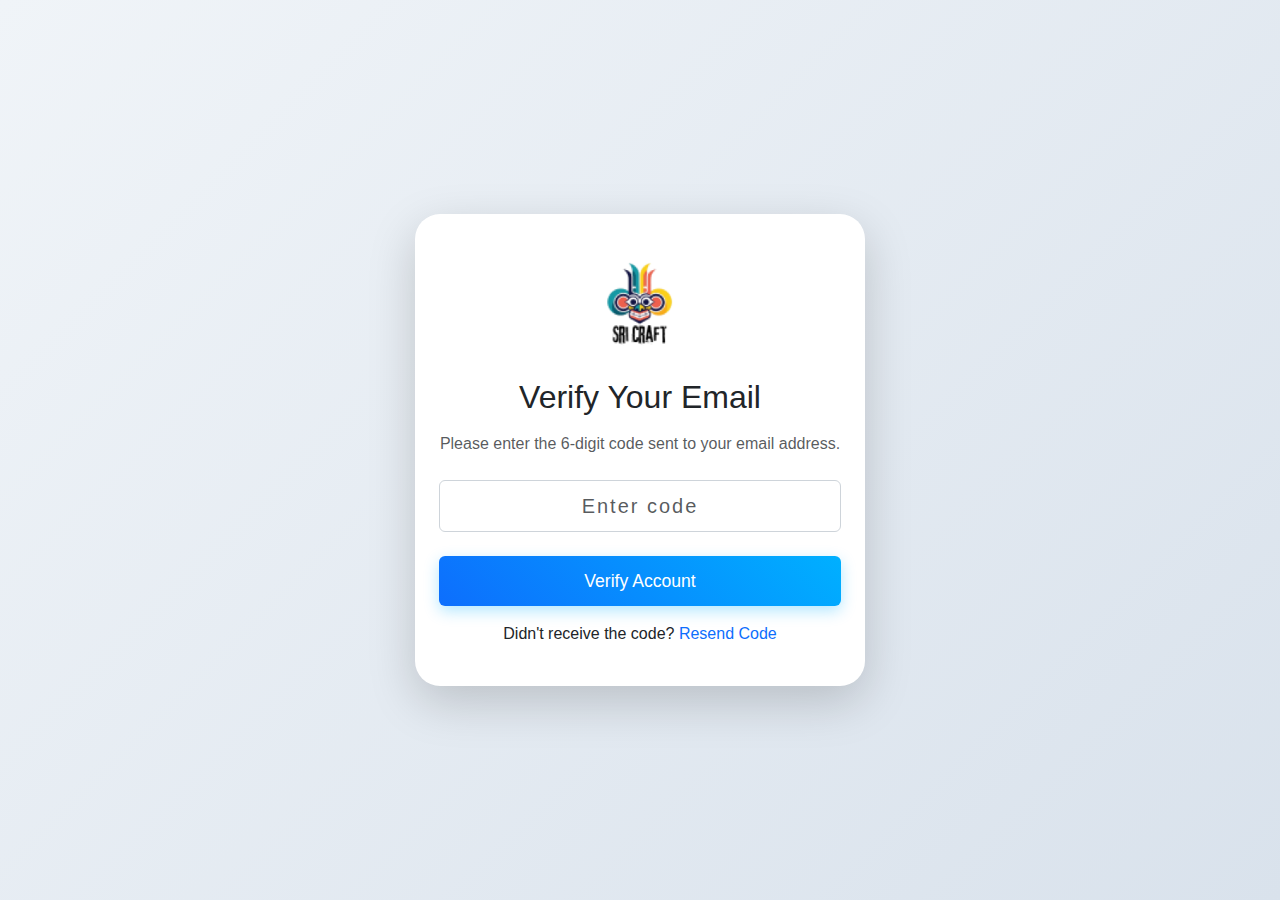
<file: web/emailVerification.html>
<!DOCTYPE html>
<html lang="en">
    <head>
        <meta charset="UTF-8">
        <meta name="viewport" content="width=device-width, initial-scale=1.0">
        <title>Email Verification</title>
        <!-- Bootstrap CSS -->
        <link href="https://cdn.jsdelivr.net/npm/bootstrap@5.3.3/dist/css/bootstrap.min.css" rel="stylesheet">
        <!-- Custom CSS embedded here -->
        <style>
            body {
                /* Trendy gradient background */
                background: linear-gradient(135deg, #f0f4f8, #d9e2ec);
                font-family: "Inter", sans-serif; /* Use Inter font */
                min-height: 100vh; /* Ensure body takes full viewport height */
                display: flex; /* Use flexbox for centering */
                justify-content: center; /* Center horizontally */
                align-items: center; /* Center vertically */
                padding: 15px; /* Add some padding on smaller screens */
            }

            .card {
                border-radius: 25px; /* More rounded corners for a trendier look */
                box-shadow: 0 10px 30px rgba(0, 0, 0, 0.15); /* Softer, larger shadow */
                border: none; /* Remove default card border */
                background-color: #ffffff; /* Ensure white background for card */
                max-width: 450px; /* Max width for this card, slightly smaller than signup */
                width: 100%; /* Make card responsive */
            }

            /* Responsive adjustments for card width on very small screens */
            @media (max-width: 576px) {
                .card {
                    max-width: 95%; /* Adjust max-width for very small screens */
                }
            }

            .logo-img {
                max-width: 120px; /* Slightly smaller logo for this context */
                height: auto; /* Maintain aspect ratio */
                display: block; /* Ensure it's a block element for margin auto */
                margin: 0 auto 20px auto; /* Center the logo and add bottom margin */
            }

            .form-control {
                border-radius: 10px; /* Slightly more rounded inputs */
                border: 1px solid #ced4da; /* Default border */
                transition: all 0.3s ease; /* Smooth transition for focus */
                text-align: center; /* Center text in code input */
                font-size: 1.25rem; /* Larger font for code */
                letter-spacing: 2px; /* Add some letter spacing for code */
                padding: 10px 15px; /* Adjust padding for better look */
            }

            .form-control:focus {
                border-color: #80bdff; /* Bootstrap's default focus color */
                box-shadow: 0 0 0 0.25rem rgba(13, 110, 253, 0.25); /* Default focus shadow */
            }

            .btn-primary {
                /* Trendy gradient button */
                background: linear-gradient(45deg, #0d6efd, #00b0ff);
                border: none;
                border-radius: 15px; /* More rounded button */
                padding: 12px 25px; /* Larger padding for better touch targets */
                font-size: 1.1rem; /* Slightly larger font */
                box-shadow: 0 5px 15px rgba(0, 176, 255, 0.3); /* Button shadow */
                transition: all 0.3s ease; /* Smooth transition for hover */
            }

            .btn-primary:hover {
                transform: translateY(-2px); /* Slight lift effect on hover */
                box-shadow: 0 8px 20px rgba(0, 176, 255, 0.4); /* More pronounced shadow on hover */
                background: linear-gradient(45deg, #00b0ff, #0d6efd); /* Reverse gradient on hover */
            }

            .invalid-feedback {
                font-size: 0.875em; /* Standard size for feedback */
            }
        </style>
    </head>
    <body>
        <!-- Main container to center the card -->
        <div class="card p-4 shadow-lg">
            <!-- SRI CRAFT Logo -->
            <img src="assets/images/mainlogo150.png" class="logo-img" alt="SRI CRAFT Logo">
            <h2 class="card-title text-center mb-3">Verify Your Email</h2>
            <p class="text-center text-muted mb-4">
                Please enter the 6-digit code sent to your email address.
            </p>
            <p class="text-danger fw-bolder d-none" id="alerts"></p>
            <form id="verificationForm" novalidate>
                <div class="mb-4">
                    <label for="verificationCode" class="form-label visually-hidden">Verification Code</label>
                    <input type="text" class="form-control rounded" id="verificationCode"
                           placeholder="Enter code" maxlength="6" pattern="[0-9]{6}" inputmode="numeric" required>
                    <div class="invalid-feedback text-center">
                        Please enter a valid 6-digit code.
                    </div>
                </div>
                <!-- Verify Button -->
                <div class="d-grid mb-3">
                    <button type="submit" class="btn btn-primary btn-lg rounded submit-btn" onclick="verify();">Verify Account</button>
                </div>
                <p class="text-center">
                    Didn't receive the code? <a href="#" id="resendCodeLink" class="text-decoration-none">Resend Code</a>
                </p>
            </form>
        </div>

        <!-- Bootstrap JS Bundle with Popper -->
        <script src="https://cdn.jsdelivr.net/npm/bootstrap@5.3.3/dist/js/bootstrap.bundle.min.js"></script>
        <!-- Custom JavaScript embedded here -->
        <script src="assets/js/script.js"></script>
        <script src="assets/js/verifyEmail.js"></script>
    </body>
</html>
</file>
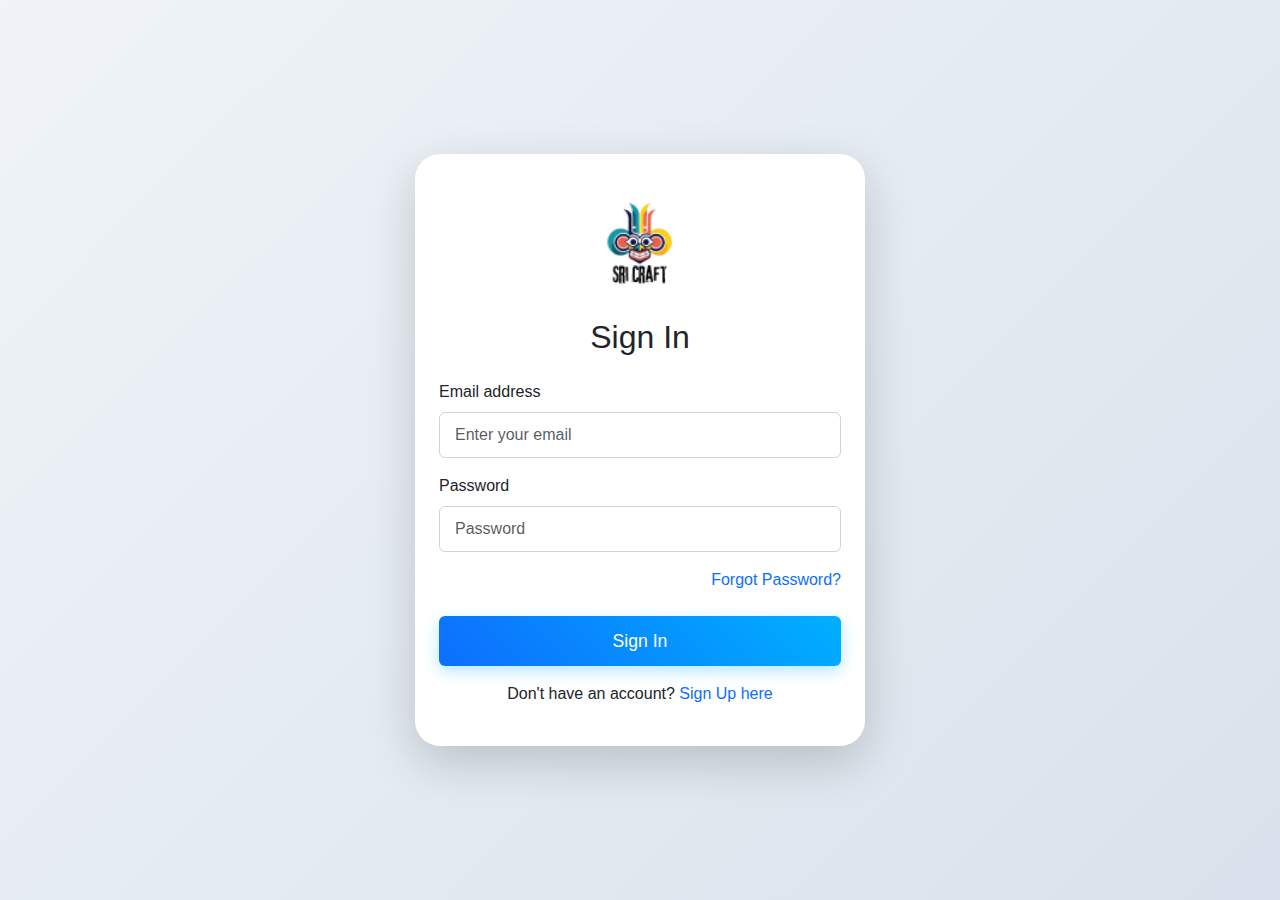
<file: web/signIn.html>
<!DOCTYPE html>
<html lang="en">
<head>
    <meta charset="UTF-8">
    <meta name="viewport" content="width=device-width, initial-scale=1.0">
    <title>SRI CRAFT Sign In</title>
    <!-- Bootstrap CSS -->
    <link href="https://cdn.jsdelivr.net/npm/bootstrap@5.3.3/dist/css/bootstrap.min.css" rel="stylesheet">
    <!-- Custom CSS embedded here -->
    <link rel="stylesheet" href="assets/css/signIn.css">
</head>
<body>
    <!-- Main container to center the card -->
    <div class="card p-4 shadow-lg">
        <!-- SRI CRAFT Logo -->
        <img src="assets/images/mainlogo150.png" class="logo-img" alt="SRI CRAFT Logo">
        <h2 class="card-title text-center mb-4">Sign In</h2>
        <form id="signinForm" novalidate>
            <!-- Email -->
            <div class="mb-3">
                <label for="signInEmail" class="form-label">Email address</label>
                <input type="text" class="form-control rounded" id="signInEmail" placeholder="Enter your email" required>
                <div class="invalid-feedback">
                    Please enter your email address or username.
                </div>
            </div>
            <!-- Password Field -->
            <div class="mb-3">
                <label for="password" class="form-label">Password</label>
                <input type="password" class="form-control rounded" id="password" placeholder="Password" required>
                <div class="invalid-feedback">
                    Please enter your password.
                </div>
            </div>
            <!-- Forgot Password Link -->
            <div class="d-flex justify-content-end mb-4">
                <a href="#" class="text-decoration-none">Forgot Password?</a>
            </div>
            <!-- Sign In Button -->
            <div class="d-grid mb-3">
                <button type="submit" class="btn btn-primary btn-lg submit-btn rounded" onclick="signIn();">Sign In</button>
            </div>
            <!-- Link to Sign Up -->
            <p class="text-center">
                Don't have an account? <a href="signUp.html" class="text-decoration-none">Sign Up here</a>
            </p>
        </form>
    </div>

    <!-- Bootstrap JS Bundle with Popper -->
    <script src="https://cdn.jsdelivr.net/npm/bootstrap@5.3.3/dist/js/bootstrap.bundle.min.js"></script>
    <!-- Custom JavaScript embedded here -->
    <script src="assets/js/script.js"></script>
    <script src="assets/js/signIn.js"></script>
</body>
</html>
</file>
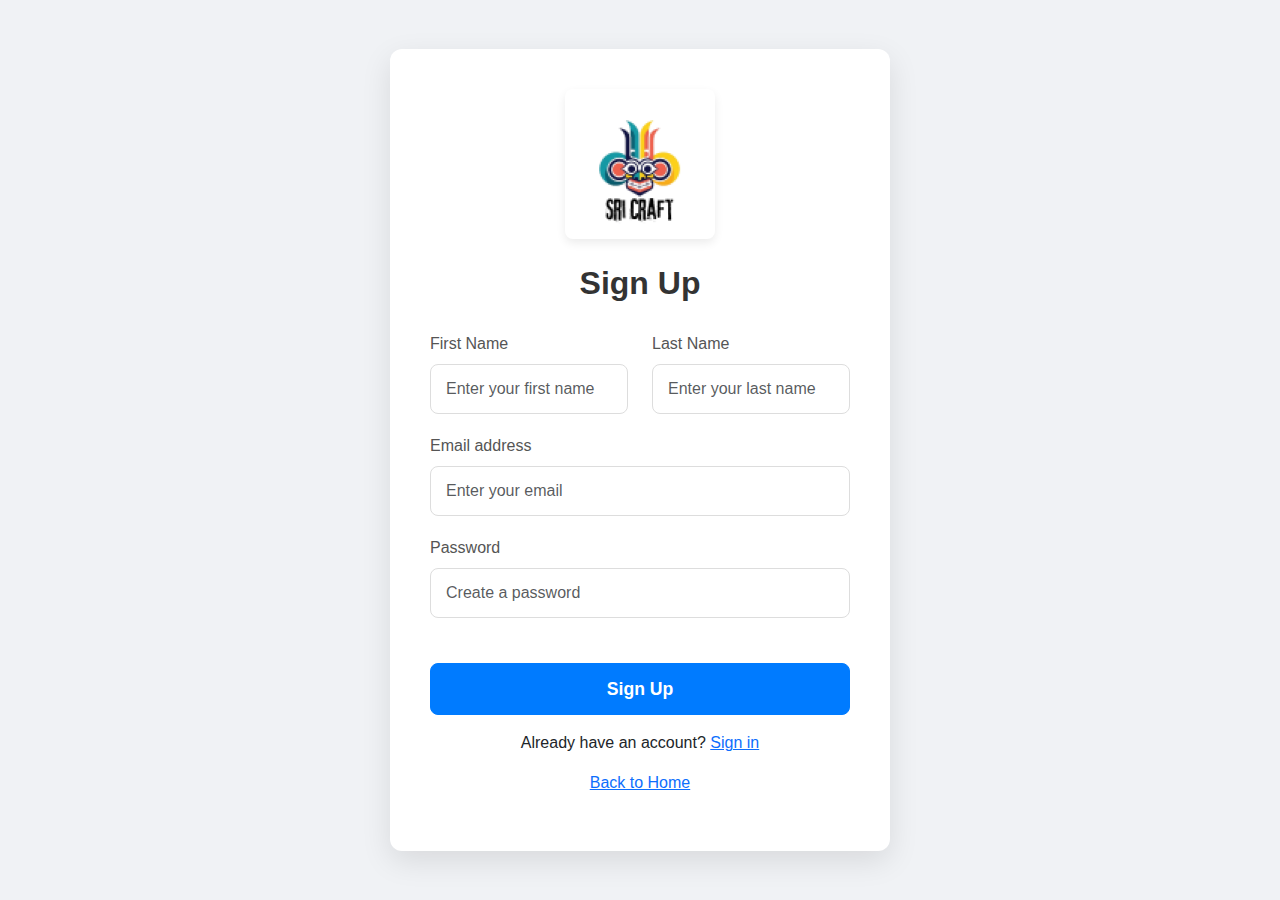
<file: web/signUp.html>
<!DOCTYPE html>
<html lang="en">
    <head>
        <meta charset="UTF-8">
        <meta name="viewport" content="width=device-width, initial-scale=1.0">
        <title>Sign Up - Sri Craft</title>
        <link rel="icon" href="assets/images/mainlogo34.png">
        <!-- Bootstrap CSS -->
        <link href="https://cdn.jsdelivr.net/npm/bootstrap@5.3.0/dist/css/bootstrap.min.css" rel="stylesheet">
        <link rel="stylesheet" href="assets/css/signUp.css">
    </head>
    <body>
        <div class="signup-container">
            <div class="branding-logo">
                <!-- Placeholder for Sri Craft logo -->
                <img src="assets/images/mainlogo150.png" alt="Sri Craft Logo" onerror="this.onerror=null;this.src='https://placehold.co/180x60/28a745/ffffff?text=Sri+Craft';">
            </div>
            <h2>Sign Up</h2>
            <form>
                <!-- Show Alerts -->
                <!--<p class="bg-warning p-3 mb-3 rounded-4 opacity-75 text-black fw-bolder shadow d-none" id="alerts"></p>-->
                <!-- Show Alerts -->
                <div class="row">
                    
                    <div class="col-md-6 form-group">
                        <label for="firstName" class="form-label">First Name</label>
                        <input type="text" class="form-control" id="firstName" placeholder="Enter your first name" required>
                    </div>
                    <div class="col-md-6 form-group">
                        <label for="lastName" class="form-label">Last Name</label>
                        <input type="text" class="form-control" id="lastName" placeholder="Enter your last name" required>
                    </div>
                </div>
                <div class="form-group">
                    <label for="email" class="form-label">Email address</label>
                    <input type="email" class="form-control" id="email" placeholder="Enter your email" required>
                </div>
                <div class="form-group">
                    <label for="password" class="form-label">Password</label>
                    <input type="password" class="form-control" id="password" placeholder="Create a password" required>
                </div>
                
                <!-- <div class="form-group">
                    <label for="repeatPassword" class="form-label">Repeat Password</label>
                    <input type="password" class="form-control" id="repeatPassword" placeholder="Repeat your password" required>
                </div> -->
                <button type="button" onclick="signUp();" class="btn btn-primary w-100 submit-btn">Sign Up</button>
                <p class="mt-3 text-center">Already have an account? <a href="signIn.html">Sign in</a></p>
                <p class="text-center"><a href="index.html">Back to Home</a></p>
            </form>
        </div>

        <!-- Bootstrap JS (optional, for some components, not strictly needed for this form) -->
        <script src="https://cdn.jsdelivr.net/npm/bootstrap@5.3.0/dist/js/bootstrap.bundle.min.js"></script>
        <script src="assets/js/signUp.js"></script>
    </body>
</html>
</file>
<file: web/assets/css/signIn.css>
body {
    /* Trendy gradient background */
    background: linear-gradient(135deg, #f0f4f8, #d9e2ec);
    font-family: "Inter", sans-serif; /* Use Inter font */
    min-height: 100vh; /* Ensure body takes full viewport height */
    display: flex; /* Use flexbox for centering */
    justify-content: center; /* Center horizontally */
    align-items: center; /* Center vertically */
    padding: 15px; /* Add some padding on smaller screens */
}

.card {
    border-radius: 25px; /* More rounded corners for a trendier look */
    box-shadow: 0 10px 30px rgba(0, 0, 0, 0.15); /* Softer, larger shadow */
    border: none; /* Remove default card border */
    background-color: #ffffff; /* Ensure white background for card */
    max-width: 450px; /* Max width for this card */
    width: 100%; /* Make card responsive */
}

/* Responsive adjustments for card width on very small screens */
@media (max-width: 576px) {
    .card {
        max-width: 95%; /* Adjust max-width for very small screens */
    }
}

.logo-img {
    max-width: 120px; /* Consistent logo size */
    height: auto; /* Maintain aspect ratio */
    display: block; /* Ensure it's a block element for margin auto */
    margin: 0 auto 20px auto; /* Center the logo and add bottom margin */
}

.form-control {
    border-radius: 10px; /* Slightly more rounded inputs */
    border: 1px solid #ced4da; /* Default border */
    transition: all 0.3s ease; /* Smooth transition for focus */
    padding: 10px 15px; /* Adjust padding for better look */
}

.form-control:focus {
    border-color: #80bdff; /* Bootstrap's default focus color */
    box-shadow: 0 0 0 0.25rem rgba(13, 110, 253, 0.25); /* Default focus shadow */
}

.btn-primary {
    /* Trendy gradient button */
    background: linear-gradient(45deg, #0d6efd, #00b0ff);
    border: none;
    border-radius: 15px; /* More rounded button */
    padding: 12px 25px; /* Larger padding for better touch targets */
    font-size: 1.1rem; /* Slightly larger font */
    box-shadow: 0 5px 15px rgba(0, 176, 255, 0.3); /* Button shadow */
    transition: all 0.3s ease; /* Smooth transition for hover */
}

.btn-primary:hover {
    transform: translateY(-2px); /* Slight lift effect on hover */
    box-shadow: 0 8px 20px rgba(0, 176, 255, 0.4); /* More pronounced shadow on hover */
    background: linear-gradient(45deg, #00b0ff, #0d6efd); /* Reverse gradient on hover */
}

.invalid-feedback {
    font-size: 0.875em; /* Standard size for feedback */
}
</file>
<file: web/assets/css/signUp.css>
body {
    background-color: #f0f2f5;
    /* Light gray background */
    display: flex;
    justify-content: center;
    align-items: center;
    min-height: 100vh;
    margin: 0;
    font-family: 'Segoe UI', Tahoma, Geneva, Verdana, sans-serif;
}

.signup-container {
    background-color: #ffffff;
    padding: 40px;
    border-radius: 12px;
    box-shadow: 0 10px 30px rgba(0, 0, 0, 0.1);
    /* Soft shadow */
    max-width: 500px;
    width: 90%;
    text-align: center;
}

.branding-logo {
    margin-bottom: 25px;
    /* Increased margin for logo */
}

.branding-logo img {
    max-width: 180px;
    /* Adjust logo size as needed */
    height: auto;
    border-radius: 8px;
    /* Slightly rounded corners for the logo */
    box-shadow: 0 4px 10px rgba(0, 0, 0, 0.08);
    /* Subtle shadow for the logo */
}

.signup-container h2 {
    margin-bottom: 30px;
    color: #333;
    font-weight: 600;
}

.form-label {
    font-weight: 500;
    color: #555;
    text-align: left;
    display: block;
    margin-bottom: 8px;
}

.form-control {
    border-radius: 8px;
    padding: 12px 15px;
    border: 1px solid #ddd;
    transition: all 0.3s ease;
}

.form-control:focus {
    border-color: #007bff;
    box-shadow: 0 0 0 0.25rem rgba(0, 123, 255, 0.25);
    outline: none;
}

.btn-primary {
    background-color: #007bff;
    border-color: #007bff;
    padding: 12px 25px;
    border-radius: 8px;
    font-size: 1.1rem;
    font-weight: 600;
    margin-top: 25px;
    transition: background-color 0.3s ease, transform 0.2s ease;
}

.btn-primary:hover {
    background-color: #0056b3;
    border-color: #0056b3;
    transform: translateY(-2px);
}

.form-group {
    margin-bottom: 20px;
    text-align: left;
}
</file>
